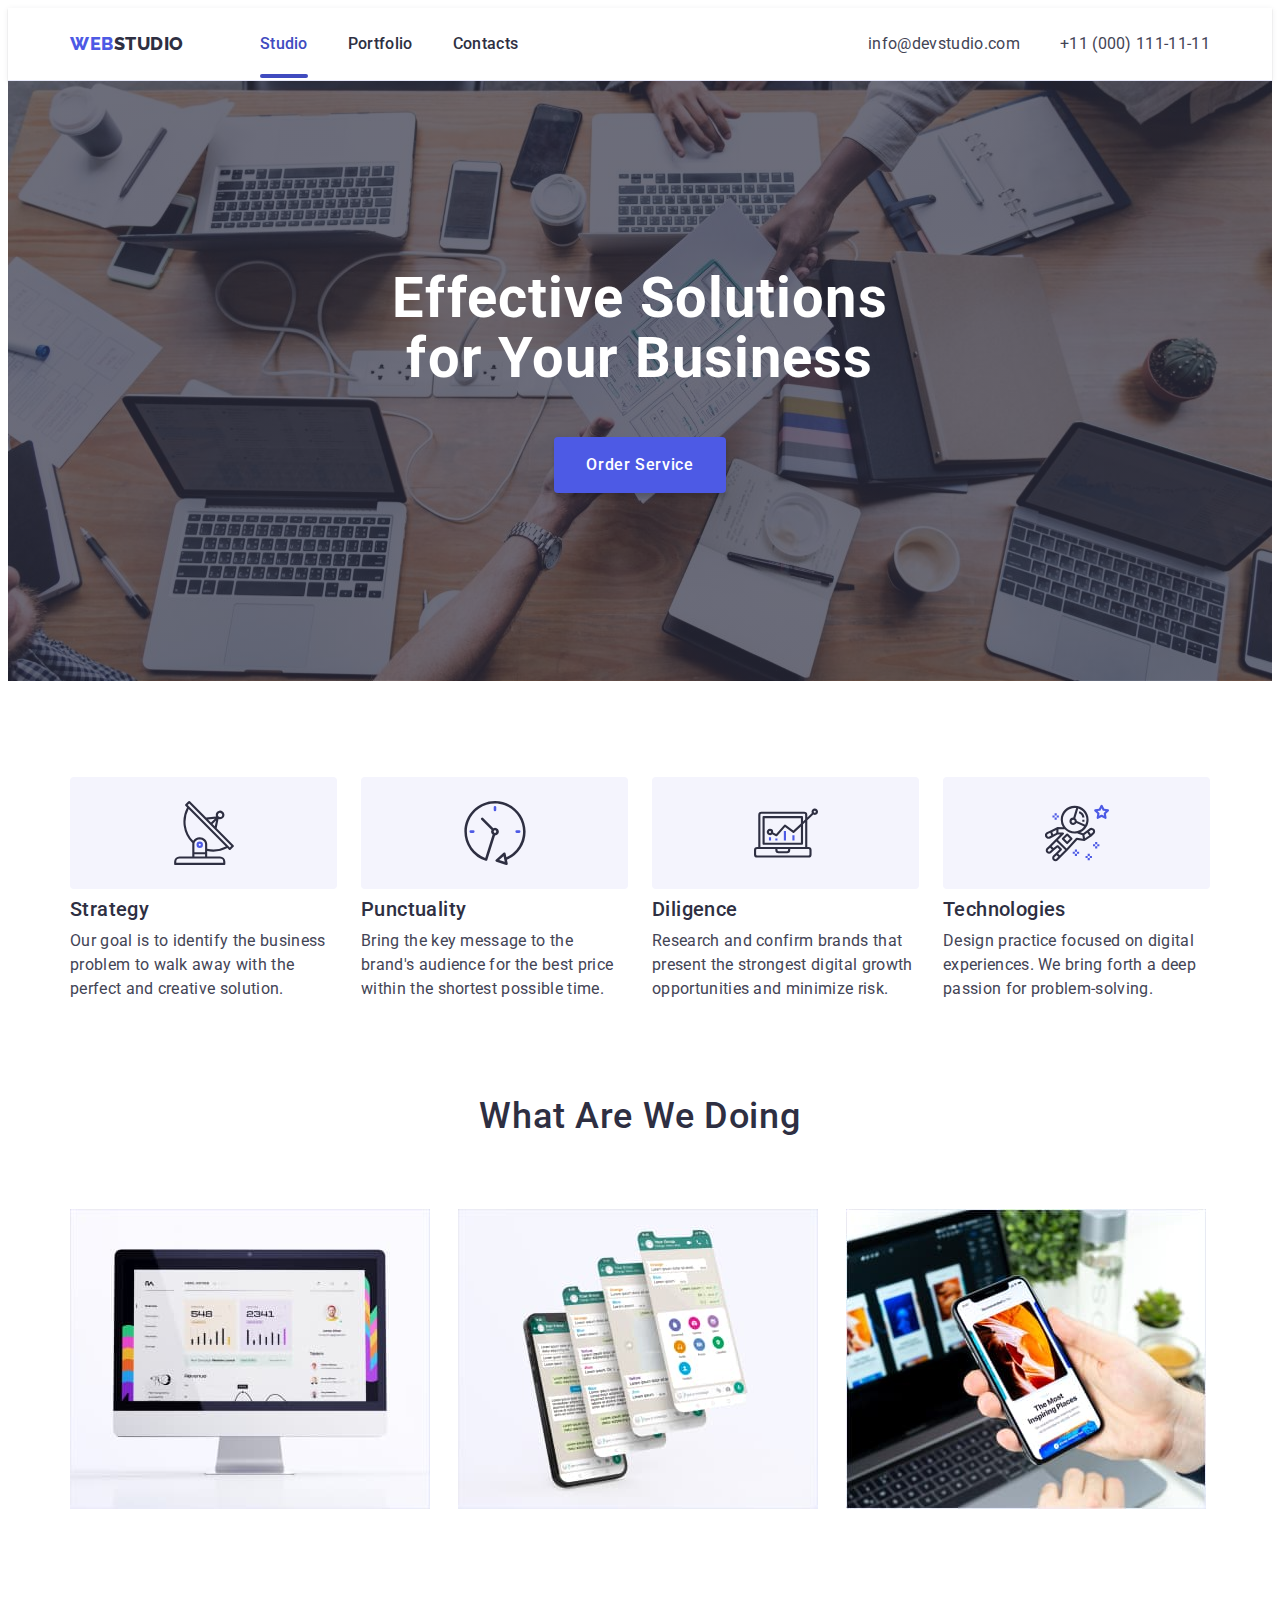
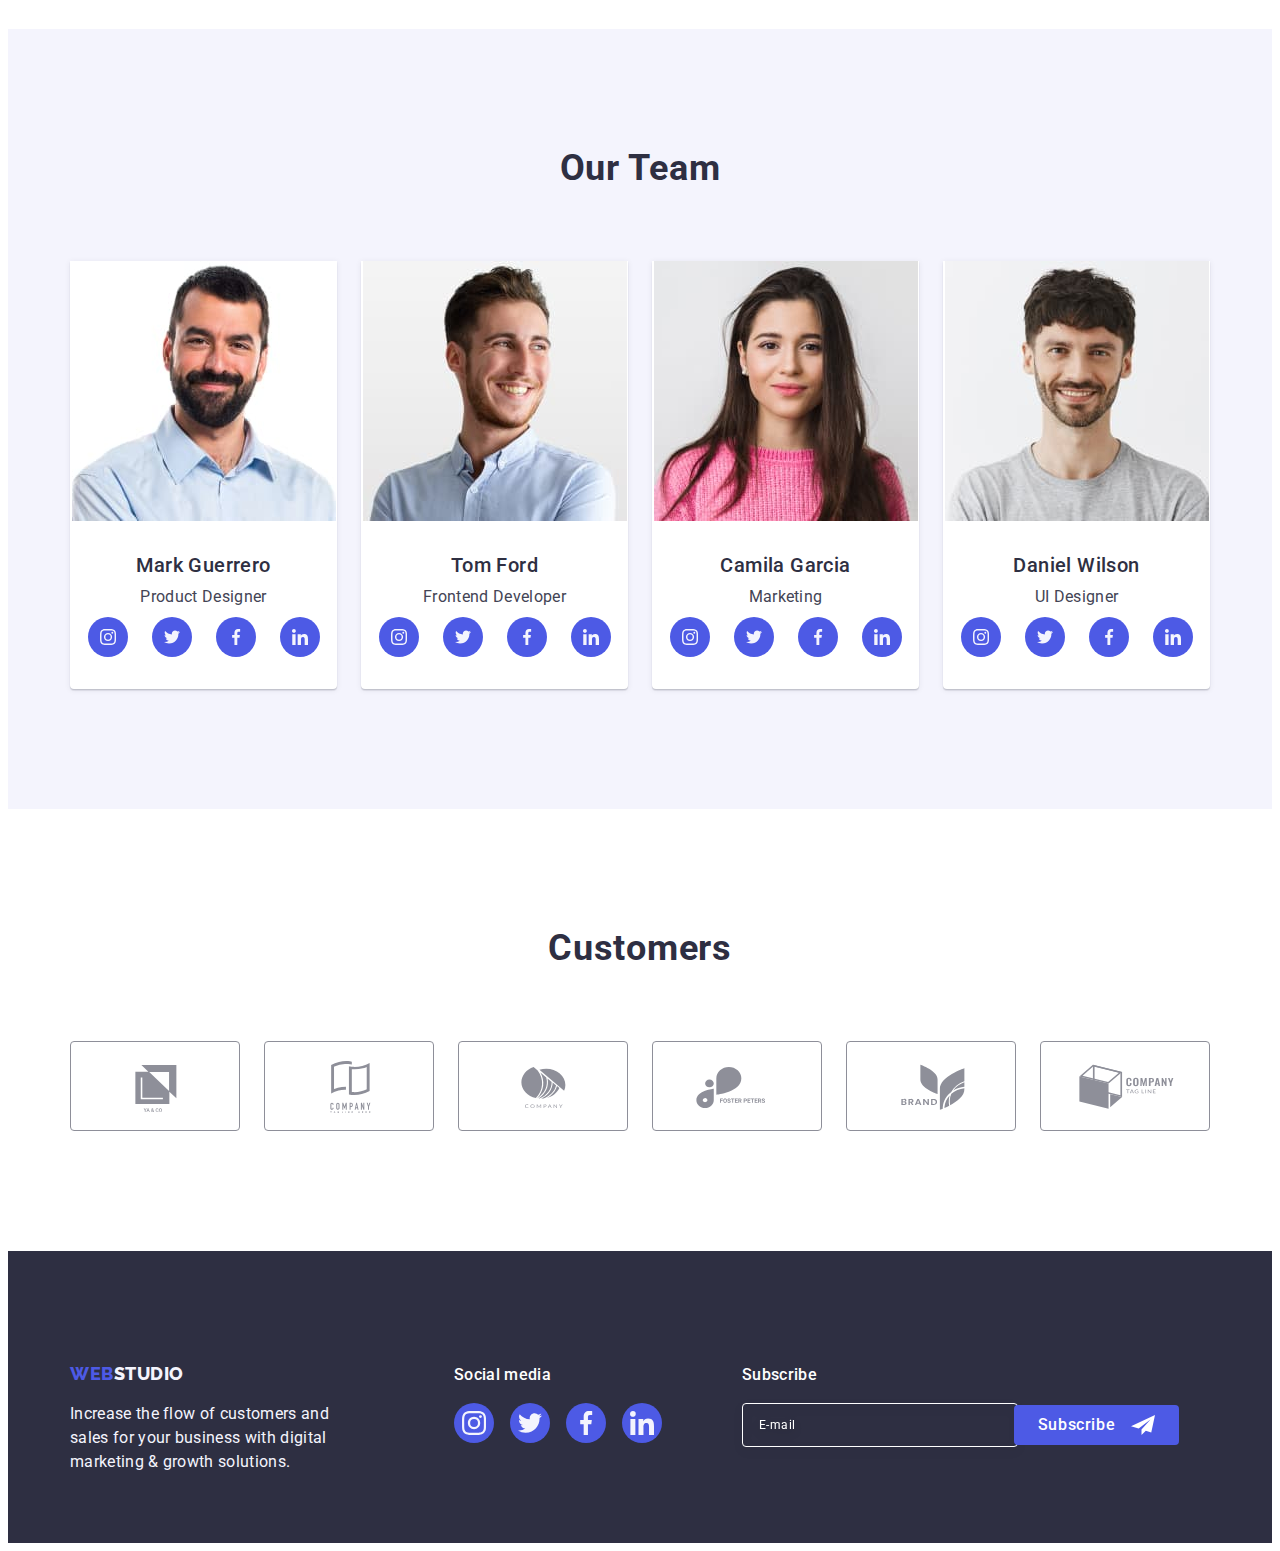
<file: index.html>
<!DOCTYPE html>
<html lang="en">
  <head>
    <meta charset="utf-8" />
    <meta name="description" content="Effective Solutions for Your Business" />
    <meta name="viewport" content="width=device-width, initial-scale=1.0" />

    <link rel="preconnect" href="https://fonts.googleapis.com" />
    <link rel="preconnect" href="https://fonts.gstatic.com" crossorigin />
    <link
      href="https://fonts.googleapis.com/css2?family=Montserrat:wght@400;700&family=Raleway:wght@800&family=Roboto:wght@400;500;700;900&display=swap"
      rel="stylesheet"
    />
    <link
      rel="stylesheet"
      href="https://cdnjs.cloudflare.com/ajax/libs/modern-normalize/2.0.0/modern-normalize.min.css"
      integrity="sha512-4xo8blKMVCiXpTaLzQSLSw3KFOVPWhm/TRtuPVc4WG6kUgjH6J03IBuG7JZPkcWMxJ5huwaBpOpnwYElP/m6wg=="
      crossorigin="anonymous"
      referrerpolicy="no-referrer"
    />
    <link rel="stylesheet" href="./css/styles.css" />
    <link rel="stylesheet" href="./css/media.css" />
    <title>Web studio</title>
  </head>
  <body>
    <header class="page-header">
      <div class="container">
        <nav class="page-nav">
          <a class="logo link" href="./index.html"
            >Web<span class="link-logo-web">Studio</span></a
          >
          <ul class="menu-list list">
            <li class="menu-link">
              <a class="page-link-menu link" href="./index.html"> Studio</a>
            </li>
            <li class="menu-link">
              <a class="page-link link" href="./portfolio.html"> Portfolio</a>
            </li>
            <li class="menu-link">
              <a class="page-link link" href=""> Contacts</a>
            </li>
          </ul>
        </nav>
        <address class="contacts">
          <ul class="contacts-list list">
            <li>
              <a class="page-link link" href="mailto:info@devstudio.com"
                >info@devstudio.com</a
              >
            </li>
            <li>
              <a class="page-link link" href="tel:+110001111111"
                >+11 (000) 111-11-11</a
              >
            </li>
          </ul>
        </address>
        <button type="button" class="menu-open-btn" data-menu-open>
          <svg class="menu-open-icon" width="32" height="22">
            <use href="./images/icons.svg#icon-charm_menu-hamburger"></use>
          </svg>
        </button>
      </div>
      <div class="mob-menu is-hidden" data-menu>
        <div>
          <button
            type="button"
            class="menu-close-btn button-close"
            data-menu-close
          >
            <svg class="close-icon" width="8" height="8">
              <use href="./images/icons.svg#icon-Vector"></use>
            </svg>
          </button>
          <ul class="mob-menu-list list">
            <li class="mob-menu-page">
              <a class="page-mob-menu-link link" href="./index.html"> Studio</a>
            </li>
            <li class="mob-menu-page">
              <a class="mob-menu-link link" href="./portfolio.html">
                Portfolio</a
              >
            </li>
            <li class="mob-menu-page">
              <a class="mob-menu-link link" href=""> Contacts</a>
            </li>
          </ul>
        </div>
        <div>
          <address class="mob-contacts">
            <ul class="mob-contacts-list list">
              <li>
                <a class="mob-tel-link link" href="tel:+110001111111"
                  >+11 (000) 111-11-11</a
                >
              </li>
              <li>
                <a class="mob-mail-link link" href="mailto:info@devstudio.com"
                  >info@devstudio.com</a
                >
              </li>
            </ul>
          </address>
          <ul class="socialmob-link-list">
            <li class="social-link-mob">
              <a class="social-link-icon" href="">
                <svg class="team-social-icon" width="24" height="24">
                  <use href="./images/icons.svg#icon-instagram"></use>
                </svg>
              </a>
            </li>
            <li class="social-link-mob">
              <a class="social-link-icon" href="">
                <svg class="team-social-icon" width="24" height="24">
                  <use href="./images/icons.svg#icon-twitter"></use>
                </svg>
              </a>
            </li>
            <li class="social-link-mob">
              <a class="social-link-icon" href="">
                <svg class="team-social-icon" width="24" height="24">
                  <use href="./images/icons.svg#icon-facebook"></use>
                </svg>
              </a>
            </li>
            <li class="social-link-mob">
              <a class="social-link-icon" href="">
                <svg class="team-social-icon" width="24" height="24">
                  <use href="./images/icons.svg#icon-linkedin"></use>
                </svg>
              </a>
            </li>
          </ul>
        </div>
      </div>
    </header>
    <main>
      <section class="section-solution">
        <div class="container">
          <h1 class="text-solution">
            Effective Solutions <br />
            for Your Business
          </h1>
          <button type="button" class="button-service" data-modal-open>
            Order Service
          </button>
        </div>
      </section>
      <section class="section-features">
        <div class="container">
          <h2 class="visually-hidden">features</h2>
          <ul class="features-list list">
            <li class="features-item">
              <div class="features-icon-top">
                <svg class="features-icon" width="64" height="64">
                  <use href="./images/icons.svg#icon-antenna"></use>
                </svg>
              </div>
              <h3 class="title-features">Strategy</h3>
              <p class="text-features">
                Our goal is to identify the business problem to walk away with
                the perfect and creative solution.
              </p>
            </li>
            <li class="features-item">
              <div class="features-icon-top">
                <svg class="features-icon" width="64" height="64">
                  <use href="./images/icons.svg#icon-clock"></use>
                </svg>
              </div>
              <h3 class="title-features">Punctuality</h3>
              <p class="text-features">
                Bring the key message to the brand's audience for the best price
                within the shortest possible time.
              </p>
            </li>
            <li class="features-item">
              <div class="features-icon-top">
                <svg class="features-icon" width="64" height="64">
                  <use href="./images/icons.svg#icon-diagram"></use>
                </svg>
              </div>
              <h3 class="title-features">Diligence</h3>
              <p class="text-features">
                Research and confirm brands that present the strongest digital
                growth opportunities and minimize risk.
              </p>
            </li>
            <li class="features-item">
              <div class="features-icon-top">
                <svg class="features-icon" width="64" height="64">
                  <use href="./images/icons.svg#icon-astronaut"></use>
                </svg>
              </div>
              <h3 class="title-features">Technologies</h3>
              <p class="text-features">
                Design practice focused on digital experiences. We bring forth a
                deep passion for problem-solving.
              </p>
            </li>
          </ul>
        </div>
      </section>
      <section class="section-doing">
        <div class="container">
          <h2 class="title-make">What are we doing</h2>
          <ul class="list">
            <li class="section-doing-img">
              <img
                srcset="./images/img1.jpg 1x, ./images/img1-2x.jpg 2x"
                src="./images/img1.jpg"
                width="360"
                height="300"
                alt="images1"
              />
            </li>
            <li class="section-doing-img">
              <img
                srcset="./images/img2.jpg 1x, ./images/img2-2x.jpg 2x"
                src="./images/img2.jpg"
                width="360"
                height="300"
                alt="images2"
              />
            </li>
            <li class="section-doing-img">
              <img
                srcset="./images/img3.jpg 1x, ./images/img3-2x.jpg 2x"
                src="./images/img3.jpg"
                width="360"
                height="300"
                alt="images3"
              />
            </li>
          </ul>
        </div>
      </section>
      <section class="section-team">
        <div class="container">
          <h2 class="title-team">Our Team</h2>
          <ul class="team-list list">
            <li class="team-item">
              <img
                srcset="./images/TeamCard1.jpg 1x, ./images/TeamCard1-2x.jpg 2x"
                class="team-img"
                src="./images/TeamCard1.jpg"
                width="264"
                height="260"
                alt="Tean Card1"
              />
              <div class="team-list-card">
                <h3 class="name-card">Mark Guerrero</h3>
                <p class="prof-card">Product Designer</p>
                <ul class="socialteam-link-list">
                  <li class="social-link">
                    <a class="social-link-icon" href="">
                      <svg class="team-social-icon" width="16" height="16">
                        <use href="./images/icons.svg#icon-instagram"></use>
                      </svg>
                    </a>
                  </li>
                  <li class="social-link">
                    <a class="social-link-icon" href="">
                      <svg class="team-social-icon" width="16" height="16">
                        <use href="./images/icons.svg#icon-twitter"></use>
                      </svg>
                    </a>
                  </li>
                  <li class="social-link">
                    <a class="social-link-icon" href="">
                      <svg class="team-social-icon" width="16" height="16">
                        <use href="./images/icons.svg#icon-facebook"></use>
                      </svg>
                    </a>
                  </li>
                  <li class="social-link">
                    <a class="social-link-icon" href="">
                      <svg class="team-social-icon" width="16" height="16">
                        <use href="./images/icons.svg#icon-linkedin"></use>
                      </svg>
                    </a>
                  </li>
                </ul>
              </div>
            </li>
            <li class="team-item">
              <img
                srcset="./images/TeamCard2.jpg 1x, ./images/TeamCard2-2x.jpg 2x"
                class="team-img"
                src="./images/TeamCard2.jpg"
                width="264"
                height="260"
                alt="Team Card2"
              />
              <div class="team-list-card">
                <h3 class="name-card">Tom Ford</h3>
                <p class="prof-card">Frontend Developer</p>
                <ul class="socialteam-link-list">
                  <li class="social-link">
                    <a class="social-link-icon" href="">
                      <svg class="team-social-icon" width="16" height="16">
                        <use href="./images/icons.svg#icon-instagram"></use>
                      </svg>
                    </a>
                  </li>
                  <li class="social-link">
                    <a class="social-link-icon" href="">
                      <svg class="team-social-icon" width="16" height="16">
                        <use href="./images/icons.svg#icon-twitter"></use>
                      </svg>
                    </a>
                  </li>
                  <li class="social-link">
                    <a class="social-link-icon" href="">
                      <svg class="team-social-icon" width="16" height="16">
                        <use href="./images/icons.svg#icon-facebook"></use>
                      </svg>
                    </a>
                  </li>
                  <li class="social-link">
                    <a class="social-link-icon" href="">
                      <svg class="team-social-icon" width="16" height="16">
                        <use href="./images/icons.svg#icon-linkedin"></use>
                      </svg>
                    </a>
                  </li>
                </ul>
              </div>
            </li>
            <li class="team-item">
              <img
                srcset="./images/TeamCard3.jpg 1x, ./images/TeamCard3-2x.jpg 2x"
                class="team-img"
                src="./images/TeamCard3.jpg"
                width="264"
                height="260"
                alt="Team Card3"
              />
              <div class="team-list-card">
                <h3 class="name-card">Camila Garcia</h3>
                <p class="prof-card">Marketing</p>
                <ul class="socialteam-link-list">
                  <li class="social-link">
                    <a class="social-link-icon" href="">
                      <svg class="team-social-icon" width="16" height="16">
                        <use href="./images/icons.svg#icon-instagram"></use>
                      </svg>
                    </a>
                  </li>
                  <li class="social-link">
                    <a class="social-link-icon" href="">
                      <svg class="team-social-icon" width="16" height="16">
                        <use href="./images/icons.svg#icon-twitter"></use>
                      </svg>
                    </a>
                  </li>
                  <li class="social-link">
                    <a class="social-link-icon" href="">
                      <svg class="team-social-icon" width="16" height="16">
                        <use href="./images/icons.svg#icon-facebook"></use>
                      </svg>
                    </a>
                  </li>
                  <li class="social-link">
                    <a class="social-link-icon" href="">
                      <svg class="team-social-icon" width="16" height="16">
                        <use href="./images/icons.svg#icon-linkedin"></use>
                      </svg>
                    </a>
                  </li>
                </ul>
              </div>
            </li>
            <li class="team-item">
              <img
                srcset="./images/TeamCard4.jpg 1x, ./images/TeamCard4-2x.jpg 2x"
                class="team-img"
                src="./images/TeamCard4.jpg"
                width="264"
                height="260"
                alt="Team Card4"
              />
              <div class="team-list-card">
                <h3 class="name-card">Daniel Wilson</h3>
                <p class="prof-card">UI Designer</p>
                <ul class="socialteam-link-list">
                  <li class="social-link">
                    <a class="social-link-icon" href="">
                      <svg class="team-social-icon" width="16" height="16">
                        <use href="./images/icons.svg#icon-instagram"></use>
                      </svg>
                    </a>
                  </li>
                  <li class="social-link">
                    <a class="social-link-icon" href="">
                      <svg class="team-social-icon" width="16" height="16">
                        <use href="./images/icons.svg#icon-twitter"></use>
                      </svg>
                    </a>
                  </li>
                  <li class="social-link">
                    <a class="social-link-icon" href="">
                      <svg class="team-social-icon" width="16" height="16">
                        <use href="./images/icons.svg#icon-facebook"></use>
                      </svg>
                    </a>
                  </li>
                  <li class="social-link">
                    <a class="social-link-icon" href="">
                      <svg class="team-social-icon" width="16" height="16">
                        <use href="./images/icons.svg#icon-linkedin"></use>
                      </svg>
                    </a>
                  </li>
                </ul>
              </div>
            </li>
          </ul>
        </div>
      </section>
      <section class="section-customers">
        <div class="container">
          <h2 class="title-customers">Customers</h2>
          <ul class="customers-list">
            <li class="customers-icon-list">
              <a class="customers-icon-link" href="">
                <svg class="customer-icon" width="104" height="56">
                  <use href="./images/icons.svg#icon-customers-logo1"></use>
                </svg>
              </a>
            </li>
            <li class="customers-icon-list">
              <a class="customers-icon-link" href="">
                <svg class="customer-icon" width="104" height="56">
                  <use href="./images/icons.svg#icon-customers-logo2"></use>
                </svg>
              </a>
            </li>
            <li class="customers-icon-list">
              <a class="customers-icon-link" href="">
                <svg class="customer-icon" width="104" height="56">
                  <use href="./images/icons.svg#icon-customers-logo3"></use>
                </svg>
              </a>
            </li>
            <li class="customers-icon-list">
              <a class="customers-icon-link" href="">
                <svg class="customer-icon" width="104" height="56">
                  <use href="./images/icons.svg#icon-customers-logo4"></use>
                </svg>
              </a>
            </li>
            <li class="customers-icon-list">
              <a class="customers-icon-link" href="">
                <svg class="customer-icon" width="104" height="56">
                  <use href="./images/icons.svg#icon-customers-logo5"></use>
                </svg>
              </a>
            </li>
            <li class="customers-icon-list">
              <a class="customers-icon-link" href="">
                <svg class="customer-icon" width="104" height="56">
                  <use href="./images/icons.svg#icon-customers-logo6"></use>
                </svg>
              </a>
            </li>
          </ul>
        </div>
      </section>
    </main>
    <footer class="footer-info">
      <div class="container">
        <div class="logo-social-media">
          <div class="footer-logo-text">
            <a class="logo link" href="./index.html"
              >Web<span class="link-logo-studio">Studio</span></a
            >
            <p class="footer-text">
              Increase the flow of customers and sales for your business with
              digital marketing & growth solutions.
            </p>
          </div>
          <div class="footer-social-media">
            <p class="social-media">Social media</p>
            <ul class="socialfooter-link-list">
              <li class="social-link">
                <a class="social-link-icon" href="">
                  <svg class="team-social-icon" width="24" height="24">
                    <use href="./images/icons.svg#icon-instagram"></use>
                  </svg>
                </a>
              </li>
              <li class="social-link">
                <a class="social-link-icon" href="">
                  <svg class="team-social-icon" width="24" height="24">
                    <use href="./images/icons.svg#icon-twitter"></use>
                  </svg>
                </a>
              </li>
              <li class="social-link">
                <a class="social-link-icon" href="">
                  <svg class="team-social-icon" width="24" height="24">
                    <use href="./images/icons.svg#icon-facebook"></use>
                  </svg>
                </a>
              </li>
              <li class="social-link">
                <a class="social-link-icon" href="">
                  <svg class="team-social-icon" width="24" height="24">
                    <use href="./images/icons.svg#icon-linkedin"></use>
                  </svg>
                </a>
              </li>
            </ul>
          </div>
        </div>
        <div class="mail-subscribe">
          <p class="subscribe-text">Subscribe</p>
          <form class="form-mail" name="Subscribe-form">
            <label class="form-label">
              <input
                class="form-input"
                type="email"
                name="subscribe"
                placeholder="E-mail"
              />
            </label>
            <button class="form-button" type="submit">
              Subscribe
              <svg class="subscribe-icon" width="24" height="24">
                <use href="./images/icons.svg#icon-Telgm"></use>
              </svg>
            </button>
          </form>
        </div>
      </div>
    </footer>
    <div class="backdrop is-hidden" data-modal>
      <div class="modal">
        <button type="button" class="button-close" data-modal-close>
          <svg class="close-icon" width="8" height="8">
            <use href="./images/icons.svg#icon-Vector"></use>
          </svg>
        </button>
        <p class="modal-title">Leave your contacts and we will call you back</p>
        <form class="modal-form">
          <div class="modal-field">
            <label for="user-name" class="modal-label">Name</label>
            <div class="modal-input-wrap">
              <input
                type="text"
                class="modal-input"
                name="user-name"
                required
                id="user-name"
              />
              <svg class="modal-icon" width="18" height="24">
                <use href="./images/icons.svg#icon-person-black"></use>
              </svg>
            </div>
          </div>
          <div class="modal-field">
            <label for="user-phone" class="modal-label">Phone</label>
            <div class="modal-input-wrap">
              <input
                type="tel"
                class="modal-input"
                name="user-phone"
                required
                id="user-phone"
              />
              <svg class="modal-icon" width="18" height="24">
                <use href="./images/icons.svg#icon-phone-black"></use>
              </svg>
            </div>
          </div>
          <div class="modal-field">
            <label for="user-email" class="modal-label">Email</label>
            <div class="modal-input-wrap">
              <input
                type="email"
                class="modal-input"
                name="user-email"
                id="user-email"
              />
              <svg class="modal-icon" width="18" height="24">
                <use href="./images/icons.svg#icon-email-black"></use>
              </svg>
            </div>
          </div>
          <div class="comment modal-field">
            <label for="user-comment" class="modal-label">Comment</label>
            <textarea
              name="user-comment"
              id="user-comment"
              class="modal-comment"
              placeholder="Text input"
            ></textarea>
          </div>
          <div class="modal-policy">
            <input
              type="checkbox"
              class="checkbox visually-hidden"
              name="user-privacy"
              value="true"
              id="user-privacy"
            />
            <label for="user-privacy" class="modal-accept"
              ><span class="checked-icon">
                <svg class="checkbox-icon" width="10" height="8">
                  <use href="./images/icons.svg#icon-checkbox-icon"></use>
                </svg>
              </span>
              I accept the terms and conditions of the
              <a class="accept-policy" href="">Privacy Policy</a>
            </label>
          </div>
          <button type="submit" class="modal-form-btn button-service">
            Send
          </button>
        </form>
      </div>
    </div>
    <script src="./js/modal.js"></script>
    <script src="./js/mobile-menu.js"></script>
  </body>
</html>
</file>
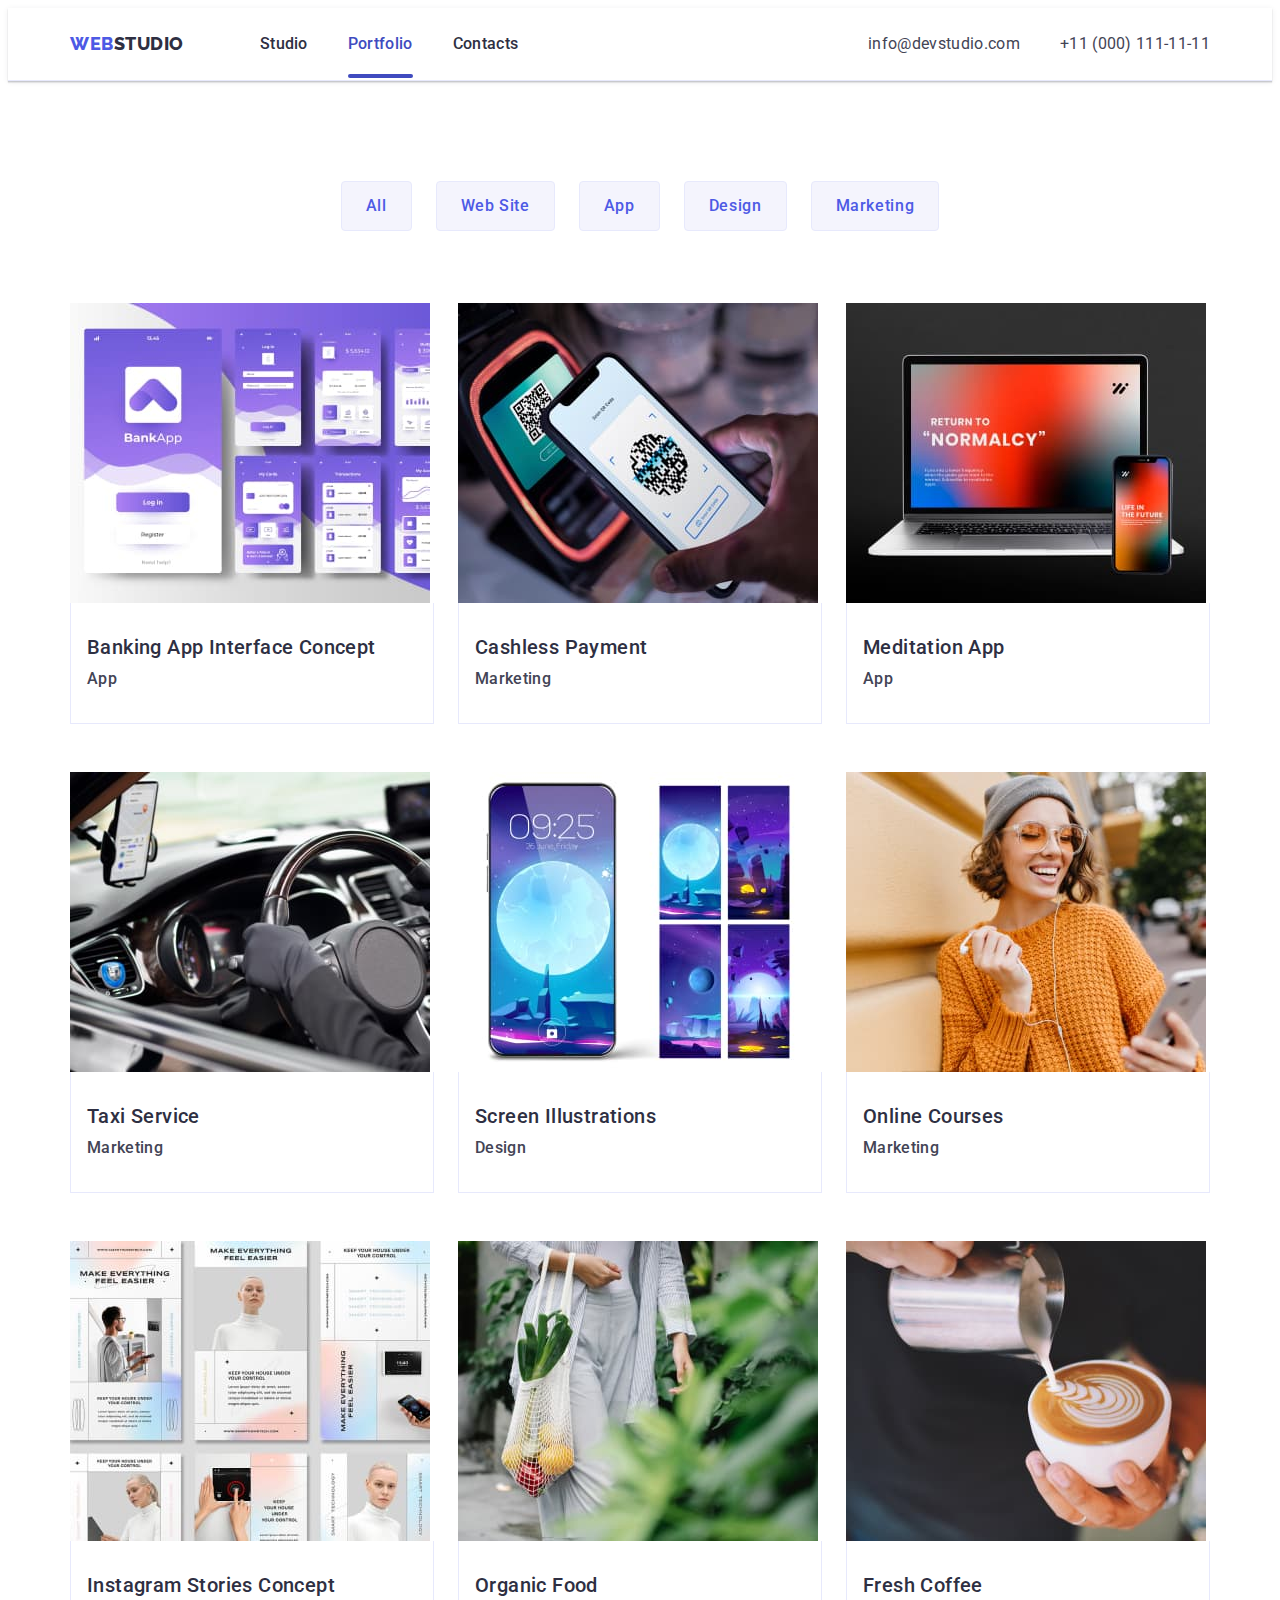
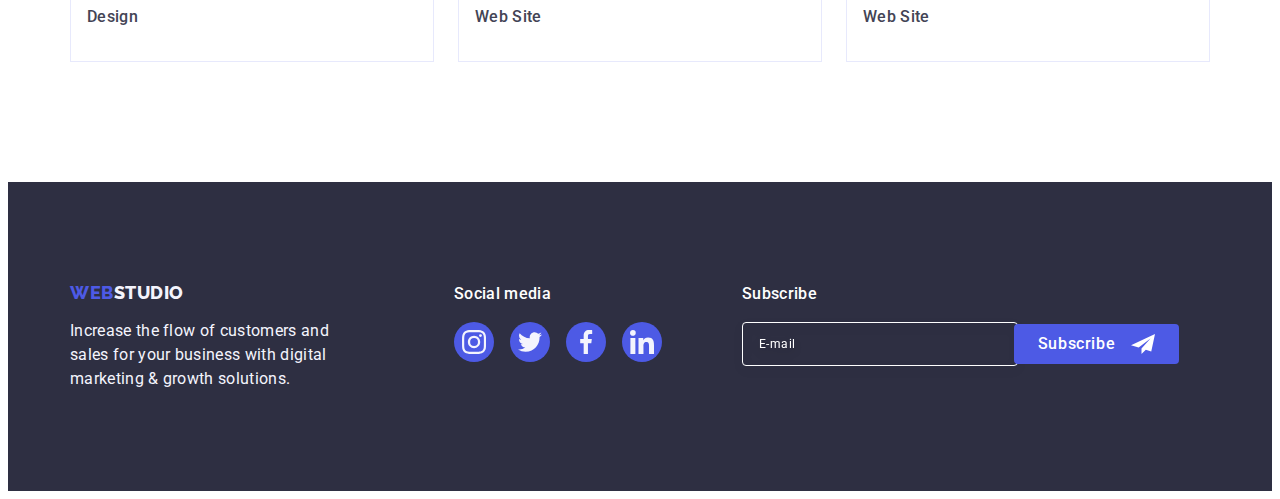
<file: portfolio.html>
<!DOCTYPE html>
<html lang="en">
  <head>
    <meta charset="UTF-8" />
    <meta name="viewport" content="width=device-width, initial-scale=1.0" />

    <link rel="preconnect" href="https://fonts.googleapis.com" />
    <link rel="preconnect" href="https://fonts.gstatic.com" crossorigin />
    <link
      href="https://fonts.googleapis.com/css2?family=Montserrat:wght@400;700&family=Raleway:wght@800&family=Roboto:wght@400;500;700;900&display=swap"
      rel="stylesheet"
    />
    <link
      rel="stylesheet"
      href="https://cdnjs.cloudflare.com/ajax/libs/modern-normalize/2.0.0/modern-normalize.min.css"
      integrity="sha512-4xo8blKMVCiXpTaLzQSLSw3KFOVPWhm/TRtuPVc4WG6kUgjH6J03IBuG7JZPkcWMxJ5huwaBpOpnwYElP/m6wg=="
      crossorigin="anonymous"
      referrerpolicy="no-referrer"
    />
    <link rel="stylesheet" href="./css/styles.css" />
    <title>portfolio</title>
  </head>
  <body>
    <header class="page-header-portfolio">
      <div class="container">
        <nav class="page-nav-portfolio">
          <a class="logo link" href="./index.html"
            >Web<span class="link-logo-web">Studio</span></a
          >
          <ul class="portfolio-list list">
            <li class="menu-link">
              <a class="page-link link" href="./index.html"> Studio</a>
            </li>
            <li class="menu-link">
              <a class="page-link-menu link" href="./portfolio.html">
                Portfolio</a
              >
            </li>
            <li class="menu-link">
              <a class="page-link link" href=""> Contacts</a>
            </li>
          </ul>
        </nav>
        <address class="contacts-portfolio">
          <ul class="portfolio-contacts-list list">
            <li>
              <a class="page-link link" href="mailto:info@devstudio.com"
                >info@devstudio.com</a
              >
            </li>
            <li>
              <a class="page-link link" href="tel:+110001111111"
                >+11 (000) 111-11-11</a
              >
            </li>
          </ul>
        </address>
      </div>
    </header>
    <main>
      <section class="portfolio-list">
        <div class="container">
          <h1 class="visually-hidden">portfolio</h1>
          <ul class="list-btn">
            <li class="portfolio-list-btn">
              <button type="button" class="button-portfolio">All</button>
            </li>
            <li class="portfolio-list-btn">
              <button type="button" class="button-portfolio">Web Site</button>
            </li>
            <li class="portfolio-list-btn">
              <button type="button" class="button-portfolio">App</button>
            </li>
            <li class="portfolio-list-btn">
              <button type="button" class="button-portfolio">Design</button>
            </li>
            <li class="portfolio-list-btn">
              <button type="button" class="button-portfolio">Marketing</button>
            </li>
          </ul>
          <ul class="list-make">
            <li class="list-make-img">
              <a class="page-link link" href="">
                <div class="make-cover-wrap">
                  <img
                    class="make-img"
                    src="./images/banking.jpg"
                    alt="banking"
                    width="360"
                  />
                  <p class="make-cover-text">
                    14 Stylish and User-Friendly App Design Concepts · Task
                    Manager App · Calorie Tracker App · Exotic Fruit Ecommerce
                    App · Cloud Storage App
                  </p>
                </div>
                <div class="container-name">
                  <h2 class="title-make-portfolio">
                    Banking App Interface Concept
                  </h2>
                  <p class="text-features">App</p>
                </div>
              </a>
            </li>
            <li class="list-make-img">
              <a class="page-link link" href="">
                <div class="make-cover-wrap">
                  <img
                    class="make-img"
                    src="./images/cashless.jpg"
                    alt="cashless"
                    width="360"
                  />
                  <p class="make-cover-text">
                    14 Stylish and User-Friendly App Design Concepts · Task
                    Manager App · Calorie Tracker App · Exotic Fruit Ecommerce
                    App · Cloud Storage App
                  </p>
                </div>
                <div class="container-name">
                  <h2 class="title-make-portfolio">Cashless Payment</h2>
                  <p class="text-features">Marketing</p>
                </div>
              </a>
            </li>
            <li class="list-make-img">
              <a class="page-link link" href="">
                <div class="make-cover-wrap">
                  <img
                    class="make-img"
                    src="./images/meditation.jpg"
                    alt="meditation"
                    width="360"
                  />
                  <p class="make-cover-text">
                    14 Stylish and User-Friendly App Design Concepts · Task
                    Manager App · Calorie Tracker App · Exotic Fruit Ecommerce
                    App · Cloud Storage App
                  </p>
                </div>
                <div class="container-name">
                  <h2 class="title-make-portfolio">Meditation App</h2>
                  <p class="text-features">App</p>
                </div>
              </a>
            </li>
            <li class="list-make-img">
              <a class="page-link link" href="">
                <div class="make-cover-wrap">
                  <img
                    class="make-img"
                    src="./images/taxi.jpg"
                    alt="taxi"
                    width="360"
                  />
                  <p class="make-cover-text">
                    14 Stylish and User-Friendly App Design Concepts · Task
                    Manager App · Calorie Tracker App · Exotic Fruit Ecommerce
                    App · Cloud Storage App
                  </p>
                </div>
                <div class="container-name">
                  <h2 class="title-make-portfolio">Taxi Service</h2>
                  <p class="text-features">Marketing</p>
                </div>
              </a>
            </li>
            <li class="list-make-img">
              <a class="page-link link" href="">
                <div class="make-cover-wrap">
                  <img
                    class="make-img"
                    src="./images/screen.jpg"
                    alt="screen"
                    width="360"
                  />
                  <p class="make-cover-text">
                    14 Stylish and User-Friendly App Design Concepts · Task
                    Manager App · Calorie Tracker App · Exotic Fruit Ecommerce
                    App · Cloud Storage App
                  </p>
                </div>
                <div class="container-name">
                  <h2 class="title-make-portfolio">Screen Illustrations</h2>
                  <p class="text-features">Design</p>
                </div>
              </a>
            </li>
            <li class="list-make-img">
              <a class="page-link link" href="">
                <div class="make-cover-wrap">
                  <img
                    class="make-img"
                    src="./images/online.jpg"
                    alt="online"
                    width="360"
                  />
                  <p class="make-cover-text">
                    14 Stylish and User-Friendly App Design Concepts · Task
                    Manager App · Calorie Tracker App · Exotic Fruit Ecommerce
                    App · Cloud Storage App
                  </p>
                </div>
                <div class="container-name">
                  <h2 class="title-make-portfolio">Online Courses</h2>
                  <p class="text-features">Marketing</p>
                </div>
              </a>
            </li>
            <li class="list-make-img">
              <a class="page-link link" href="">
                <div class="make-cover-wrap">
                  <img
                    class="make-img"
                    src="./images/instagram.jpg"
                    alt="instagram"
                    width="360"
                  />
                  <p class="make-cover-text">
                    14 Stylish and User-Friendly App Design Concepts · Task
                    Manager App · Calorie Tracker App · Exotic Fruit Ecommerce
                    App · Cloud Storage App
                  </p>
                </div>
                <div class="container-name">
                  <h2 class="title-make-portfolio">
                    Instagram Stories Concept
                  </h2>
                  <p class="text-features">Design</p>
                </div>
              </a>
            </li>
            <li class="list-make-img">
              <a class="page-link link" href="">
                <div class="make-cover-wrap">
                  <img
                    class="make-img"
                    src="./images/organic.jpg"
                    alt="organic"
                    width="360"
                  />
                  <p class="make-cover-text">
                    14 Stylish and User-Friendly App Design Concepts · Task
                    Manager App · Calorie Tracker App · Exotic Fruit Ecommerce
                    App · Cloud Storage App
                  </p>
                </div>
                <div class="container-name">
                  <h2 class="title-make-portfolio">Organic Food</h2>
                  <p class="text-features">Web Site</p>
                </div>
              </a>
            </li>
            <li class="list-make-img">
              <a class="page-link link" href="">
                <div class="make-cover-wrap">
                  <img
                    class="make-img"
                    src="./images/fresh.jpg"
                    alt="fresh"
                    width="360"
                  />
                  <p class="make-cover-text">
                    14 Stylish and User-Friendly App Design Concepts · Task
                    Manager App · Calorie Tracker App · Exotic Fruit Ecommerce
                    App · Cloud Storage App
                  </p>
                </div>
                <div class="container-name">
                  <h2 class="title-make-portfolio">Fresh Coffee</h2>
                  <p class="text-features">Web Site</p>
                </div>
              </a>
            </li>
          </ul>
        </div>
      </section>
    </main>
    <footer class="footer-info-portfolio">
      <div class="container">
        <div class="footer-logo-text-portfolio">
          <a class="logo-portfolio link" href="./index.html"
            >Web<span class="link-logo-studio">Studio</span></a
          >
          <p class="footer-text-portfolio">
            Increase the flow of customers and sales for your business with
            digital marketing & growth solutions.
          </p>
        </div>
        <div class="footer-social-media-portfolio">
          <p class="social-media-portfolio">Social media</p>
          <ul class="socialfooter-link-list-portfolio">
            <li class="social-link">
              <a class="social-link-icon" href="">
                <svg class="team-social-icon" width="24" height="24">
                  <use href="./images/icons.svg#icon-instagram"></use>
                </svg>
              </a>
            </li>
            <li class="social-link">
              <a class="social-link-icon" href="">
                <svg class="team-social-icon" width="24" height="24">
                  <use href="./images/icons.svg#icon-twitter"></use>
                </svg>
              </a>
            </li>
            <li class="social-link">
              <a class="social-link-icon" href="">
                <svg class="team-social-icon" width="24" height="24">
                  <use href="./images/icons.svg#icon-facebook"></use>
                </svg>
              </a>
            </li>
            <li class="social-link">
              <a class="social-link-icon" href="">
                <svg class="team-social-icon" width="24" height="24">
                  <use href="./images/icons.svg#icon-linkedin"></use>
                </svg>
              </a>
            </li>
          </ul>
        </div>
        <div class="mail-subscribe-portfolio">
          <p class="subscribe-text">Subscribe</p>
          <form class="form-mail-portfolio" name="Subscribe-form">
            <label class="form-label">
              <input
                class="form-input-portfolio"
                type="email"
                name="subscribe"
                placeholder="E-mail"
              />
            </label>
            <button class="form-button-portfolio" type="submit">
              Subscribe
              <svg class="subscribe-icon" width="24" height="24">
                <use href="./images/icons.svg#icon-Telgm"></use>
              </svg>
            </button>
          </form>
        </div>
      </div>
    </footer>
  </body>
</html>
</file>
<file: css/styles.css>
:root {
  --basecolor: #434455;
  --navyblue: #2e2f42;
  --iris: #4d5ae5;
  --slate: #434455;
  --white: #fff;
  --cornflower: #e7e9fc;
  --cloud: #f4f4fd;
  --ocean: #404bbf;
  --lightslate: #8e8f99;
  --green: #31d0aa;
  --navyblue-modal: rgba(46, 47, 66, 0.4);
  --weight400: 400;
  --weight500: 500;
  --weight700: 700;
  --weight800: 800;
}

h1,
h2,
h3,
h4,
h5,
h6,
p {
  margin: 0;
}

ul {
  margin: 0;
  padding-left: 0;
}

img {
  display: block;
}
input {
  font-family: inherit;
}
.container {
  width: 100%;
  max-width: 1140px;
  margin: 0 auto;
  padding-left: 15px;
  padding-right: 15px;
}

.visually-hidden {
  position: absolute;
  width: 1px;
  height: 1px;
  margin: -1px;
  border: 0;
  padding: 0;
  white-space: nowrap;
  clip-path: inset(100%);
  clip: rect(0 0 0 0);
  overflow: hidden;
}

/* Studio */
body {
  font-family: "Roboto", sans-serif;
  color: var(--basecolor);
  background-color: var(--white);
}
ul {
  list-style-type: none;
}
.page-header .container {
  display: flex;
  justify-content: space-between;
}
.page-header {
  background: var(--white, #fff);
  border-bottom: 1px solid #e7e9fc;
  box-shadow: 0px 2px 1px rgba(46, 47, 66, 0.08),
    0px 1px 1px rgba(46, 47, 66, 0.16), 0px 1px 6px rgba(46, 47, 66, 0.08);
}
.page-nav {
  display: flex;
  align-items: center;
}
.page-nav .list {
  display: flex;
  gap: 40px;
}
.page-nav .list {
  display: none;
}

.logo {
  color: var(--iris);
  font-family: Raleway, sans-serif;
  font-size: 18px;
  font-weight: var(--weight800);
  line-height: 1.17;
  letter-spacing: 0.03em;
  text-transform: uppercase;
  text-decoration: none;
}

.link-logo-web {
  color: var(--navyblue);
}

.link-logo-studio {
  color: var(--cloud);
}

.list {
  list-style-type: none;
}

.page-link {
  color: var(--navyblue);
  font-size: 16px;
  font-weight: var(--weight500);
  line-height: 1.5;
  letter-spacing: 0.02em;
  /* padding: 24px 0; */
  transition: color 250ms cubic-bezier(0.4, 0, 0.2, 1);
}
.page-link-menu {
  color: var(--ocean);
  font-size: 16px;
  font-weight: var(--weight500);
  line-height: 1.5;
  letter-spacing: 0.02em;
  padding: 24px 0;
  position: relative;
  transition: color 250ms cubic-bezier(0.4, 0, 0.2, 1);
}
.page-link-menu::after {
  content: "";
  position: absolute;
  left: 0;
  right: 0;
  bottom: -1px;
  width: 100%;
  height: 4px;
  border-radius: 2px;
  background-color: var(--ocean);
}

.link {
  text-decoration: none;
}

.contacts .link {
  color: var(--slate);
}
.contacts-portfolio .link {
  color: var(--slate);
}

.link:hover,
.link:focus {
  color: var(--ocean);
}
.contacts-list {
  display: flex;
  gap: 12px;
}
.contacts .list .link {
  font-weight: 400;
  transition: color 250ms cubic-bezier(0.4, 0, 0.2, 1);
}
.contacts-portfolio .list .link {
  font-weight: 400;
  transition: color 250ms cubic-bezier(0.4, 0, 0.2, 1);
}
.contacts {
  color: var(--slate);
  font-size: 12px;
  line-height: 1.17;
  letter-spacing: 0.04em;
  font-style: normal;
  display: flex;
  align-content: flex-start;
  flex-shrink: 0;
  display: none;
}
.mob-menu {
  padding: 24px 24px 40px 40px;
  position: fixed;
  top: 0;
  z-index: 20;
  width: 100vw;
  height: 100vh;
  display: flex;
  flex-direction: column;
  justify-content: space-between;
  overflow: auto;
  background-color: var(--white);
  box-shadow: 0px 1px 6px 0px rgba(46, 47, 66, 0.08),
    0px 1px 1px 0px rgba(46, 47, 66, 0.16),
    0px 2px 1px 0px rgba(46, 47, 66, 0.08);
}
.menu-open-btn {
  background-color: transparent;
  outline: transparent;
  cursor: pointer;
  border: none;
  margin-left: 0 auto;
  padding: 24px 0;
}
.menu-close-btn {
  display: block;
  margin-left: 0 auto;
}
.menu-open-icon {
  stroke: var(--navyblue);
}
.mob-menu-list {
  padding-top: 80px;
  display: flex;
  flex-direction: column;
  gap: 40px;
}
.mob-menu-link {
  color: var(--navyblue);
  font-size: 36px;
  font-weight: 700;
  line-height: 1.11;
  letter-spacing: 0.02em;
}
.page-mob-menu-link {
  font-size: 36px;
  font-weight: 700;
  line-height: 1.11;
  letter-spacing: 0.02em;
  position: relative;
  transition: color 250ms cubic-bezier(0.4, 0, 0.2, 1);
}
.page-mob-menu-link::after {
  content: "";
  position: absolute;
  color: var(--ocean);
}
.mob-contacts {
  margin-bottom: 48px;
}
.mob-contacts-list {
  display: flex;
  flex-direction: column;
  gap: 24px;
}
.mob-mail-link {
  color: var(--slate);
  font-size: 20px;
  font-weight: 500;
  line-height: 1.2;
  letter-spacing: 0.02em;
  font-style: normal;
}
.mob-tel-link {
  color: var(--iris);
  font-family: Roboto;
  font-size: 26px;
  font-weight: 700;
  line-height: 1.11;
  letter-spacing: 0.02em;
  font-style: normal;
}
.socialmob-link-list {
  display: flex;
  gap: 36px;
}
.section-solution {
  margin: 0 auto;
  background-color: var(--navyblue);
  display: flex;
  flex-shrink: 0;
  text-align: center;
  align-content: center;
  justify-content: center;
  padding: 188px 0;
  background-image: linear-gradient(
      rgba(46, 47, 66, 0.7),
      rgba(46, 47, 66, 0.7)
    ),
    url(../images/hero-bg-mob.jpg);
  background-repeat: no-repeat;
  background-position: center;
  background-size: cover;
}
@media (min-device-pixel-ratio: 2),
  (min-resolution: 192dpi),
  (min-resolution: 2dppx) {
  .section-solution {
    background-image: linear-gradient(
        rgba(46, 47, 66, 0.7),
        rgba(46, 47, 66, 0.7)
      ),
      url(../images/hero-bg-mob-2x.jpg);
  }
}
.text-solution {
  color: var(--white);
  font-size: 32px;
  line-height: 1.11;
  letter-spacing: 0.02em;
  margin: 0 auto;
  margin-bottom: 72px;
}
.button-service {
  font-family: "Roboto", sans-serif;
  color: var(--white);
  font-size: 16px;
  font-weight: var(--weight500);
  line-height: 1.5;
  letter-spacing: 0.04em;
  background: var(--iris);
  cursor: pointer;
  min-width: 169px;
  height: 56px;
  border: none;
  display: block;
  margin: 0 auto;
  padding: 16px 32px;
  border-radius: 4px;
  box-shadow: 0px 4px 4px 0px rgba(0, 0, 0, 0.15);
  transition: background-color 250ms cubic-bezier(0.4, 0, 0.2, 1);
}

.button-service:hover,
.button-service:focus {
  background-color: var(--ocean);
}

.section-features {
  padding-top: 96px;
  padding-bottom: 96px;
}

.features-list {
  display: flex;
  flex-wrap: wrap;
  gap: 72px;
  margin: 0;
}

.title-features {
  color: var(--navyblue);
  font-size: 36px;
  font-weight: var(--weight500);
  line-height: 1.11;
  letter-spacing: 0.02em;
  margin-bottom: 8px;
  text-align: center;
}
.text-features {
  color: var(--slate);
  font-size: 16px;
  line-height: 1.5;
  letter-spacing: 0.02em;
  text-align: left;
}
.features-icon-top {
  display: none;
}

.section-doing {
  padding-bottom: 120px;
  display: none;
  display: none;
}

.section-doing .list {
  display: flex;
  gap: 24px;
  margin: 0;
}

.title-make {
  color: var(--navyblue);
  font-size: 36px;
  font-weight: var(--weight500);
  line-height: 1.11;
  letter-spacing: 0.72px;
  text-transform: capitalize;
  margin-bottom: 72px;
  text-align: center;
}

.section-doing-img {
  flex-basis: calc((100% - 48px) / 3);
}

.section-team {
  background-color: var(--cloud);
}
.team-list {
  display: flex;
  gap: 72px;
  flex-wrap: wrap;
  justify-content: center;
  padding-bottom: 96px;
}

.title-team {
  color: var(--navyblue);
  font-size: 36px;
  line-height: 1.11;
  text-align: center;
  letter-spacing: 0.02em;
  text-transform: capitalize;
  margin-bottom: 72px;
  padding-top: 96px;
}

.team-item {
  background-color: #ffffff;
  display: inline-flex;
  padding-bottom: 0px;
  flex-direction: column;
  justify-content: center;
  align-items: center;
  text-align: center;
  border-radius: 0px 0px 4px 4px;
  flex-basis: calc((100% - 72px) / 4);
  box-shadow: 0px 2px 1px 0px rgba(46, 47, 66, 0.08),
    0px 1px 1px 0px rgba(46, 47, 66, 0.16),
    0px 1px 6px 0px rgba(46, 47, 66, 0.08);
}

.team-list-card {
  padding: 32px 0;
}
.name-card {
  color: var(--navyblue);
  font-weight: var(--weight500);
  font-size: 20px;
  line-height: 1.2;
  letter-spacing: 0.02em;
  text-align: center;
  margin-bottom: 8px;
}

.prof-card {
  color: var(--slate);
  font-size: 16px;
  line-height: 1.5;
  letter-spacing: 0.02em;
  text-align: center;
}
.socialteam-link-list {
  display: flex;
  gap: 24px;
  margin-top: 8px;
  justify-content: center;
}
.social-link-icon {
  width: 40px;
  height: 40px;
  display: flex;
  align-items: center;
  justify-content: center;
  border-radius: 50%;
  background-color: var(--iris);
  transition: background-color 250ms cubic-bezier(0.4, 0, 0.2, 1);
}
.section-team .social-link-icon:hover,
.section-team .social-link-icon:focus {
  background-color: var(--ocean);
}
.team-social-icon {
  fill: var(--cloud);
}
.section-customers {
  background-color: var(--white);
}
.title-customers {
  color: var(--navyblue);
  text-align: center;
  font-family: Roboto;
  font-size: 36px;
  line-height: 1.11;
  letter-spacing: 0.02em;
  padding-top: 96px;
  margin-bottom: 72px;
}
.customers-list {
  display: flex;
  flex-wrap: wrap;
  gap: 72px 16px;
  justify-content: center;
  padding-bottom: 96px;
}
.customers-icon-list {
  display: inline-flex;
  justify-content: center;
  align-items: center;
  flex-basis: calc((100% - 16px) / 2);
}
.customers-icon-link {
  width: 100%;
  height: 88px;
  color: var(--lightslate);
  border-radius: 4px;
  border: 1px solid var(--lightslate);
  display: flex;
  align-items: center;
  justify-content: center;
  transition: border-color 250ms cubic-bezier(0.4, 0, 0.2, 1),
    color 250ms cubic-bezier(0.4, 0, 0.2, 1);
}
.customer-icon {
  fill: currentColor;
}
.customers-icon-link:hover .customer-icon,
.customers-icon-link:focus .customer-icon {
  fill: var(--ocean);
  color: var(--ocean);
  border-color: var(--ocean);
}
.customers-icon-link:hover,
.customers-icon-link:focus {
  fill: var(--ocean);
  color: var(--ocean);
  border-color: var(--ocean);
}
.socialfooter-link-list .social-link-top {
  transition: 250ms cubic-bezier(0.4, 0, 0.2, 1);
}
.footer-info .social-link-icon:hover,
.footer-info .social-link-icon:focus {
  background-color: var(--green);
}
.customer-icon {
  fill: var(--lightslate);
}
.footer-logo-text {
  display: flex;
  flex-direction: column;
  gap: 18px;
  align-items: center;
  padding-top: 98px;
}

.footer-info {
  background-color: var(--navyblue);
}
.footer-text {
  color: var(--cloud);
  font-size: 16px;
  line-height: 1.5;
  letter-spacing: 0.02em;
  width: 264px;
}
.footer-social-media {
  margin-top: 72px;
  display: flex;
  gap: 16px;
  flex-direction: column;
  align-items: center;
}

.social-media {
  color: var(--white);
  font-family: Roboto;
  font-size: 16px;
  font-weight: 500;
  line-height: 1.5;
  letter-spacing: 0.02em;
}
.socialfooter-link-list {
  display: flex;
  gap: 16px;
}
.mail-subscribe {
  margin-top: 72px;
  display: flex;
  flex-direction: column;
  align-items: center;
  gap: 16px;
}

.form-mail {
  display: flex;
  gap: 16px;
  flex-direction: column;
  align-items: center;
}

.subscribe-text {
  color: var(--white, #fff);
  font-size: 16px;
  font-weight: var(--weight500);
  line-height: 1.5;
  letter-spacing: 0.02em;
}

.form-input {
  width: 290px;
  height: 40px;
  border: 1px solid var(--white);
  background-color: transparent;
  font-size: 12px;
  line-height: 1.5;
  letter-spacing: 0.04em;
  padding-left: 16px;
  filter: drop-shadow(0px 4px 4px rgba(0, 0, 0, 0.15));
  border-radius: 4px;
  color: var(--white);
  border-radius: 4px;
  opacity: 0.3;
}

.form-input::placeholder {
  color: var(--white);
}

.form-button {
  margin-bottom: 96px;
  border: none;
  width: 165px;
  height: 40px;
  display: flex;
  justify-content: center;
  align-items: center;
  font-family: "Roboto", sans-serif;
  font-size: 16px;
  font-weight: var(--weight500);
  line-height: 1.5;
  letter-spacing: 0.04em;
  color: var(--white);
  cursor: pointer;
  background-color: var(--iris);
  border: none;
  border-radius: 4px;
}

.subscribe-icon {
  margin-left: 16px;
  fill: var(--white);
}

/* Portfolio */

.page-header-portfolio .container {
  display: flex;
  justify-content: space-between;
}

.page-header-portfolio {
  background: var(--white, #fff);
  border-bottom: 1px solid #e7e9fc;
  box-shadow: 0px 2px 1px rgba(46, 47, 66, 0.08),
    0px 1px 1px rgba(46, 47, 66, 0.16), 0px 1px 6px rgba(46, 47, 66, 0.08);
}

.page-nav-portfolio {
  display: flex;
  align-items: center;
  gap: 76px;
}

.page-nav-portfolio .list {
  display: flex;
  align-items: center;
  gap: 40px;
}

.contacts-portfolio {
  color: var(--slate);
  font-size: 12px;
  line-height: 1.17;
  letter-spacing: 0.04em;
  font-style: normal;
  display: flex;
  align-content: flex-start;
  flex-shrink: 0;
  padding: 24px 0;
}
.portfolio-contacts-list {
  display: flex;
  align-items: center;
  gap: 40px;
}
.portfolio-list .container .list-btn {
  display: flex;
  justify-content: center;
  gap: 24px;
  margin-bottom: 72px;
  margin-top: 100px;
}

.button-portfolio {
  font-family: "Roboto", sans-serif;
  color: var(--iris);
  text-align: center;
  font-size: 16px;
  font-weight: var(--weight500);
  line-height: 1.5;
  letter-spacing: 0.64px;
  background: var(--cloud);
  cursor: pointer;
  padding: 12px 24px;
  border: 1px solid #e7e9fc;
  border-radius: 4px;
  transition: color 250ms cubic-bezier(0.4, 0, 0.2, 1),
    background-color 250ms cubic-bezier(0.4, 0, 0.2, 1),
    border-color 250ms cubic-bezier(0.4, 0, 0.2, 1),
    box-shadow 250ms cubic-bezier(0.4, 0, 0.2, 1);
}

.button-portfolio:hover,
.button-portfolio:focus {
  color: #ffffff;
  background: var(--ocean);
  border: 1px solid transparent;
  box-shadow: 0px 2px 2px 0px rgba(0, 0, 0, 0.12),
    0px 2px 1px 0px rgba(0, 0, 0, 0.08), 0px 3px 1px 0px rgba(0, 0, 0, 0.1);
}

.portfolio-list .container .list-make {
  display: flex;
  align-items: flex-start;
  flex-wrap: wrap;
  row-gap: 48px;
  column-gap: 24px;
  text-align: left;
  background: var(--white, #fff);
  padding-bottom: 120px;
}

.container-name {
  padding: 32px 16px;
  border: 1px solid #e7e9fc;
  border-top: none;
}
.portfolio-list .page-link {
  display: block;
  transition: box-shadow 250ms cubic-bezier(0.4, 0, 0.2, 1);
}
.list-make-img {
  background: var(--white, #fff);
  width: calc((100% - 48px) / 3);
  transition: box-shadow 250ms cubic-bezier(0.4, 0, 0.2, 1);
}
.page-link:focus .make-cover-text {
  transform: translateY(0%);
}
.page-link:hover .make-cover-text {
  transform: translateY(0%);
}
.title-make-portfolio {
  color: var(--navyblue);
  font-size: 20px;
  font-weight: var(--weight500);
  line-height: 1.2;
  letter-spacing: 0.4px;
  text-transform: capitalize;
  margin-bottom: 8px;
}
.make-cover-wrap {
  position: relative;
  overflow: hidden;
}
.make-cover-text {
  position: absolute;
  top: 0;
  color: var(--cloud);
  font-family: Roboto;
  font-size: 16px;
  line-height: 1.5;
  letter-spacing: 0.02em;
  padding: 40px 32px;
  background: var(--iris);
  width: 100%;
  height: 100%;
  flex-shrink: 0;
  transform: translateY(100%);
  transition: transform 250ms cubic-bezier(0.4, 0, 0.2, 1);
}

.footer-info-portfolio .container {
  max-width: 1140px;
  flex-shrink: 0;
  display: flex;
  align-items: baseline;
}
.logo-portfolio {
  color: var(--iris);
  font-family: Raleway, sans-serif;
  font-size: 18px;
  font-weight: var(--weight800);
  line-height: 1.17;
  letter-spacing: 0.03em;
  text-transform: uppercase;
  text-decoration: none;
}

.socialfooter-link-list .social-link-top {
  transition: 250ms cubic-bezier(0.4, 0, 0.2, 1);
}

.footer-info-portfolio .social-link-icon:hover,
.footer-info-portfolio .social-link-icon:focus {
  background-color: var(--green);
}
.footer-logo-text-portfolio {
  display: flex;
  flex-direction: column;
  gap: 16px;
  align-items: start;
  /* padding-top: 98px; */
  margin-right: 120px;
}

.footer-info-portfolio {
  padding: 100px 0;
  background-color: var(--navyblue);
}

.footer-text-portfolio {
  color: var(--cloud);
  font-size: 16px;
  line-height: 1.5;
  letter-spacing: 0.02em;
  width: 264px;
}

.footer-social-media-portfolio {
  /* margin-top: 72px; */
  display: flex;
  gap: 16px;
  flex-direction: column;
  align-items: start;
}

.social-media-portfolio {
  color: var(--white);
  font-family: Roboto;
  font-size: 16px;
  font-weight: 500;
  line-height: 1.5;
  letter-spacing: 0.02em;
}

.socialfooter-link-list-portfolio {
  display: flex;
  gap: 16px;
}

.mail-subscribe-portfolio {
  /* margin-top: 72px; */
  display: flex;
  flex-direction: column;
  align-items: start;
  gap: 16px;
  margin-left: 80px;
}

.form-mail-portfolio {
  position: relative;
  display: flex;
  gap: 16px;
  flex-direction: column;
  align-items: start;
}

.subscribe-text {
  color: var(--white, #fff);
  font-size: 16px;
  font-weight: var(--weight500);
  line-height: 1.5;
  letter-spacing: 0.02em;
}

.form-input-portfolio {
  width: 256px;
  height: 40px;
  border: 1px solid var(--white);
  background-color: transparent;
  font-size: 12px;
  line-height: 1.5;
  letter-spacing: 0.04em;
  padding-left: 16px;
  filter: drop-shadow(0px 4px 4px rgba(0, 0, 0, 0.15));
  border-radius: 4px;
  color: var(--white);
  border-radius: 4px;
}

.form-input-portfolio::placeholder {
  color: var(--white);
}

.form-button-portfolio {
  position: absolute;
  /* margin-bottom: 96px; */
  border: none;
  min-width: 165px;
  height: 40px;
  display: flex;
  justify-content: center;
  align-items: center;
  font-family: "Roboto", sans-serif;
  font-size: 16px;
  font-weight: var(--weight500);
  line-height: 1.5;
  letter-spacing: 0.04em;
  color: var(--white);
  cursor: pointer;
  background-color: var(--iris);
  border: none;
  border-radius: 4px;
  left: 272px;
  top: 50%;
  transform: translateY(-50%);
}
.subscribe-icon {
  margin-left: 16px;
  fill: var(--white);
}

.backdrop {
  position: fixed;
  width: 100%;
  height: 100%;
  background: var(--navyblue-modal);
  top: 0;
  left: 0;
  transition: opacity 250ms cubic-bezier(0.4, 0, 0.2, 1),
    visibility 250ms cubic-bezier(0.4, 0, 0.2, 1);
}
.modal {
  position: absolute;
  top: 50%;
  left: 50%;
  transform: translate(-50%, -50%);
  width: 100%;
  max-width: 408px;
  min-height: 584px;
  border-radius: 4px;
  background: var(--dairy, #fcfcfc);
  box-shadow: 0px 2px 1px 0px rgba(0, 0, 0, 0.2),
    0px 1px 3px 0px rgba(0, 0, 0, 0.12), 0px 1px 1px 0px rgba(0, 0, 0, 0.14);
  transition: transform 250ms cubic-bezier(0.4, 0, 0.2, 1);
  padding: 72px 24px 24px 24px;
}
.button-close {
  position: absolute;
  height: 24px;
  width: 24px;
  border-radius: 50%;
  display: flex;
  align-items: center;
  justify-content: center;
  background-color: #e7e9fc;
  border: 1px solid rgba(0, 0, 0, 0.1);
  padding: 0;
  cursor: pointer;
  transition: background-color 250ms cubic-bezier(0.4, 0, 0.2, 1),
    border 250ms cubic-bezier(0.4, 0, 0.2, 1);
  top: 24px;
  right: 24px;
}
.button-close:hover,
.button-close:focus {
  background-color: var(--ocean);
  border: none;
  fill: var(--white);
}
.close-icon {
  transition: fill 250ms cubic-bezier(0.4, 0, 0.2, 1);
}
.is-hidden {
  opacity: 0;
  visibility: hidden;
  pointer-events: none;
}
.modal-title {
  display: inline-block;
  color: var(--navyblue);
  text-align: center;
  font-size: 16px;
  font-weight: var(--weight500);
  line-height: 1.5;
  letter-spacing: 0.02em;
  width: 100%;
  height: 24px;
  margin-bottom: 16px;
}
.modal-field {
  margin-bottom: 8px;
}
.comment {
  margin-bottom: 16px;
}
.modal-input-wrap {
  position: relative;
}
.modal-input {
  width: 100%;
  height: 40px;
  outline: transparent;
  background-color: transparent;
  border-radius: 4px;
  border: 1px solid var(--navyblue-modal);
  padding-left: 38px;
  padding-right: 16px;
  transition: border-color 250ms cubic-bezier(0.4, 0, 0.2, 1);
}
.modal-input:focus {
  border: 1px solid var(--iris);
}
.modal-input:focus + .modal-icon {
  fill: var(--iris);
}
.modal-label {
  display: block;
  margin-bottom: 4px;
  color: var(--lightslate);
  font-size: 12px;
  font-weight: 400;
  line-height: 1.17;
  letter-spacing: 0.04em;
}
.modal-icon {
  fill: var(--navyblue);
  position: absolute;
  left: 16px;
  top: 50%;
  transform: translateY(-50%);
  transition: fill 250ms cubic-bezier(0.4, 0, 0.2, 1);
}
.modal-comment .modal-field {
  margin-bottom: 16px;
}
.modal-comment {
  width: 100%;
  height: 120px;
  color: var(--navyblue-modal, rgba(46, 47, 66, 0.4));
  font-size: 12px;
  font-weight: 400;
  line-height: 1.17;
  letter-spacing: 0.04em;
  padding: 8px 16px;
  outline: transparent;
  background-color: transparent;
  border-radius: 4px;
  border: 1px solid var(--navyblue-modal);
  transition: border-color 250ms cubic-bezier(0.4, 0, 0.2, 1);
  resize: none;
}
.modal-comment:focus {
  border: 1px solid var(--iris);
}
.modal-comment::placeholder {
  color: var(--navyblue-modal, rgba(46, 47, 66, 0.4));
}
.modal-form-btn {
  margin-top: 24px;
}

.modal-policy {
  display: flex;
  position: relative;
  margin-bottom: 24px;
}
.checkbox:checked + .modal-accept .checked-icon {
  background-color: var(--ocean);
  border: none;
  fill: var(--cloud);
}

.modal-accept {
  color: var(--lightslate);
  font-size: 12px;
  font-weight: 400;
  line-height: 1.17;
  letter-spacing: 0.04em;
}
.accept-policy {
  color: var(--iris);
  font-size: 12px;
  font-weight: 400;
  line-height: 1.33;
  letter-spacing: 0.04em;
  text-decoration-line: underline;
}
.checked-icon {
  width: 16px;
  height: 16px;
  border: 1px solid rgba(46, 47, 66, 0.4);
  border-radius: 2px;
  transition: background-color 250ms cubic-bezier(0.4, 0, 0.2, 1),
    border 250ms cubic-bezier(0.4, 0, 0.2, 1),
    fill 250ms cubic-bezier(0.4, 0, 0.2, 1);
  display: inline-flex;
  align-items: center;
  justify-content: center;
  fill: transparent;
  margin-right: 8px;
}
</file>
<file: css/media.css>
@media screen and (min-width: 428px) {
  .container {
    max-width: 426px;
  }
  .text-solution {
    font-size: 36px;
  }
  .social-link-mob {
    flex-basis: calc((100% - 3 * 56px) / 4);
  }
  .mob-tel-link {
    font-size: 36px;
    font-weight: 700;
  }
  .form-input {
    width: 398px;
  }
}
@media screen and (min-width: 768px) {
  .container {
    max-width: 766px;
  }
  .menu-open-btn {
    display: none;
  }
  .page-nav .list {
    display: flex;
  }
  .contacts {
    display: flex;
    padding: 0;
    padding: 16px 0;
  }
  .page-link {
    font-size: 12px;
    padding: 0;
    letter-spacing: 0.04em;
    line-height: 1.17;
  }
  .menu-list .page-link {
    font-size: 16px;
    font-weight: var(--weight500);
    line-height: 1.5;
    letter-spacing: 0.02em;
    padding: 24px 0;
  }
  .contacts-list {
    flex-direction: column;
    gap: 12px;
  }
  .menu-list {
    margin-left: 120px;
  }
  .section-solution {
    background-image: linear-gradient(
        rgba(46, 47, 66, 0.7),
        rgba(46, 47, 66, 0.7)
      ),
      url(../images/hero-bg-tab.jpg);
  }
  @media (min-device-pixel-ratio: 2),
    (min-resolution: 192dpi),
    (min-resolution: 2dppx) {
    .section-solution {
      background-image: linear-gradient(
          rgba(46, 47, 66, 0.7),
          rgba(46, 47, 66, 0.7)
        ),
        url(../images/hero-bg-tab-2x.jpg);
    }
  }
  .text-solution {
    font-size: 56px;
    margin-bottom: 36px;
  }
  .features-list {
    gap: 72px 24px;
  }
  .features-item {
    flex-basis: calc((100% - 24px) / 2);
  }
  .title-features {
    font-weight: var(--weight700);
  }
  .text-features {
    font-weight: 500;
  }
  .team-list {
    gap: 64px 24px;
  }
  .customers-list {
    gap: 72px 24px;
  }
  .customers-icon-list {
    flex-basis: calc((100% - 48px) / 3);
  }
  .footer-info .logo {
    margin: 0;
  }
  .form-mail {
    position: relative;
  }
  .form-input {
    width: 264px;
  }
  .form-button {
    position: absolute;
    top: 50%;
    transform: translateY(-50%);
    left: 288px;
  }
  .footer-social-media {
    margin: 0;
    align-items: start;
  }
  .footer-logo-text {
    padding-top: 0;
    align-items: start;
  }
  .logo-social-media {
    padding-top: 98px;
    display: flex;
    gap: 24px;
    padding-left: 108px;
  }
  .mail-subscribe {
    padding-left: 108px;
    margin-top: 112px;
    padding-bottom: 96px;
    align-items: start;
  }
}
@media screen and (min-width: 1140px) {
  .container {
    max-width: 1140px;
  }
  .page-nav {
    gap: 76px;
  }
  .menu-list {
    margin-left: 0;
  }
  .contacts-list {
    flex-direction: row;
    gap: 40px;
  }
  .page-link {
    font-size: 16px;
    letter-spacing: 0.02em;
    line-height: 1.5;
  }
  .contacts {
    color: var(--slate);
    font-size: 16px;
    line-height: 1.5;
    letter-spacing: 0.02em;
    font-style: normal;
    display: flex;
    align-content: flex-start;
    flex-shrink: 0;
    margin: 0;
    padding: 24px 0;
  }
  .section-solution {
    background-image: linear-gradient(
        rgba(46, 47, 66, 0.7),
        rgba(46, 47, 66, 0.7)
      ),
      url(../images/hero-bg.jpg);
  }
  @media (min-device-pixel-ratio: 2),
    (min-resolution: 192dpi),
    (min-resolution: 2dppx) {
    .section-solution {
      background-image: linear-gradient(
          rgba(46, 47, 66, 0.7),
          rgba(46, 47, 66, 0.7)
        ),
        url(../images/hero-bg-2x.jpg);
    }
  }
  .text-solution {
    font-size: 56px;
    line-height: 1.07;
    margin-bottom: 48px;
  }
  .section-features {
    align-items: center;
  }
  .title-features {
    font-size: 20px;
    line-height: 1.2;
    font-weight: 500;
    text-align: start;
  }
  .text-features {
    font-weight: 400;
  }
  .features-item {
    flex-basis: calc((100% - 3 * 24px) / 4);
  }
  .features-icon-top {
    width: 100%;
    height: 112px;
    display: flex;
    align-items: center;
    justify-content: center;
    border-radius: 4px;
    background: var(--cloud);
    margin-bottom: 8px;
    display: flex;
  }
  .section-doing {
    display: flex;
  }
  .section-team {
    padding-top: 120px;
  }
  .title-team {
    padding-top: 0;
  }
  .team-list {
    flex-wrap: nowrap;
    gap: 24px;
    padding-bottom: 120px;
  }
  .title-customers {
    padding-top: 120px;
  }
  .customers-list {
    padding-bottom: 120px;
    gap: 24px;
  }
  .customers-icon-list {
    flex-basis: calc((100% - 120px) / 6);
  }
  .footer-info .container {
    flex-shrink: 0;
    display: flex;
    align-items: baseline;
  }
  .logo-social-media {
    gap: 120px;
    padding-left: 0;
  }
  .mail-subscribe {
    padding-left: 80px;
  }
  .form-button {
    left: 272px;
  }
  .form-input {
    width: 256px;
    opacity: unset;
  }
}
</file>
